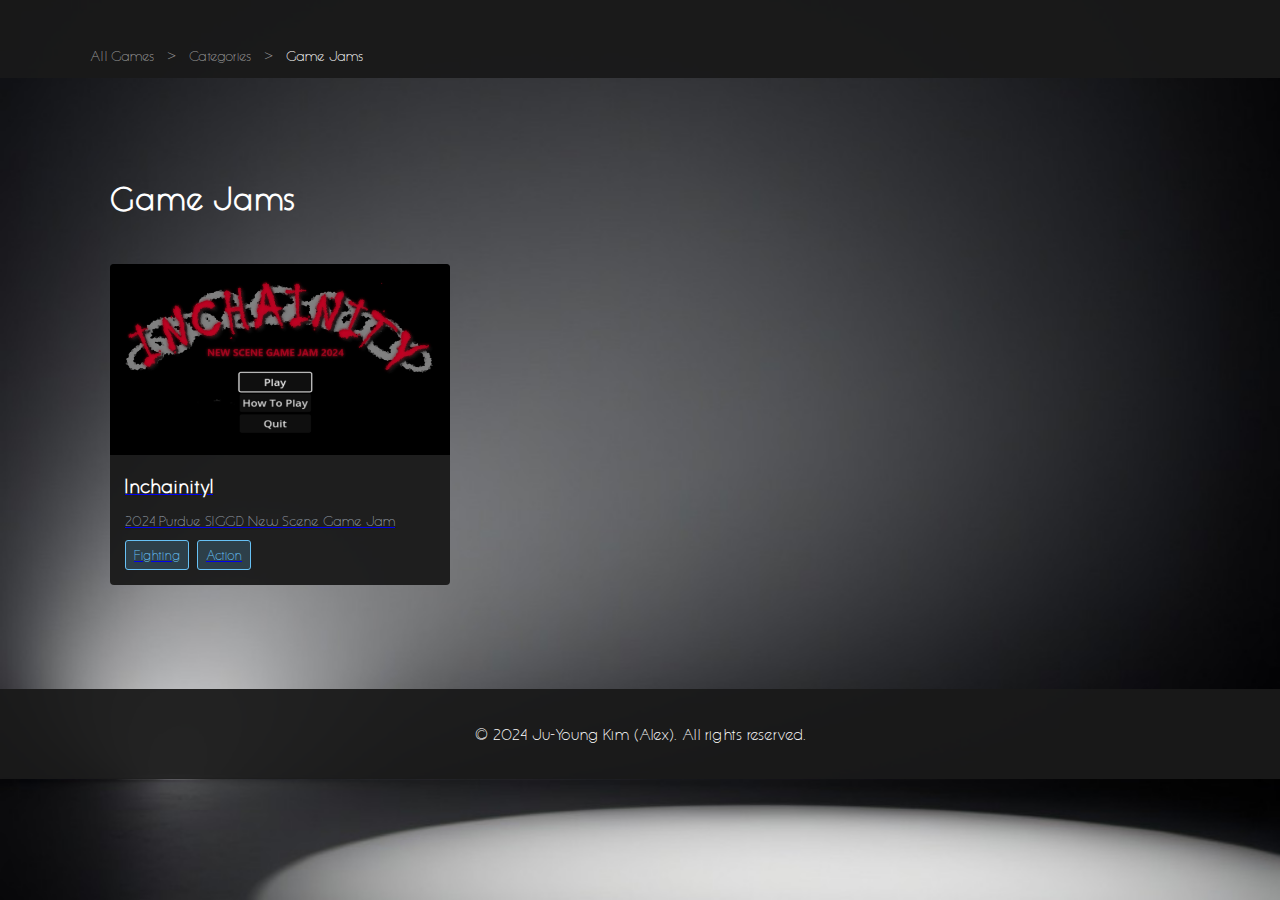
<file: html/gamejams.html>
<!DOCTYPE html>
<html lang="ko">
<head>
    <meta charset="UTF-8">
    <meta name="viewport" content="width=device-width, initial-scale=1.0">
    <title>Game Jams - Ju-Young Kim (Alex)</title>
    <link rel="stylesheet" href="../css/style.css">
    <link rel="stylesheet" href="../css/gamejams.css">
    <link rel="stylesheet" href="https://cdnjs.cloudflare.com/ajax/libs/font-awesome/6.4.0/css/all.min.css">
</head>
<body>
    <header>
        <!-- 기존 네비게이션 유지 -->
    </header>

    <div class="breadcrumb">
        <nav>
            <a href="index.html">All Games</a>
            <span class="separator">></span>
            <a href="index.html#categories">Categories</a>
            <span class="separator">></span>
            <a href="gamejams.html">Game Jams</a>
        </nav>
    </div>

    <main>
        <section class="game-jams">
            <h1>Game Jams</h1>
            <div class="games-grid">
                <div class="game-card">
                    <a href="games-html/inchainity.html">
                        <div class="game-image">
                            <img src="../images/game screenshots/inchainity main.jpg" alt="Inchainity">
                        </div>
                        <div class="game-info">
                            <h2>Inchainity!</h2>
                            <div class="game-meta">
                                <span class="game-date">2024</span>
                                <span class="game-jam">Purdue SIGGD New Scene Game Jam</span>
                            </div>
                            <div class="game-tags">
                                <span>Fighting</span>
                                <span>Action</span>
                            </div>
                        </div>
                    </a>
                </div>
                <!-- 더 많은 게임 카드들 추가 -->
            </div>
        </section>
    </main>

    <footer>
        <p>&copy; 2024 Ju-Young Kim (Alex). All rights reserved.</p>
    </footer>
</body>
</html>
</file>
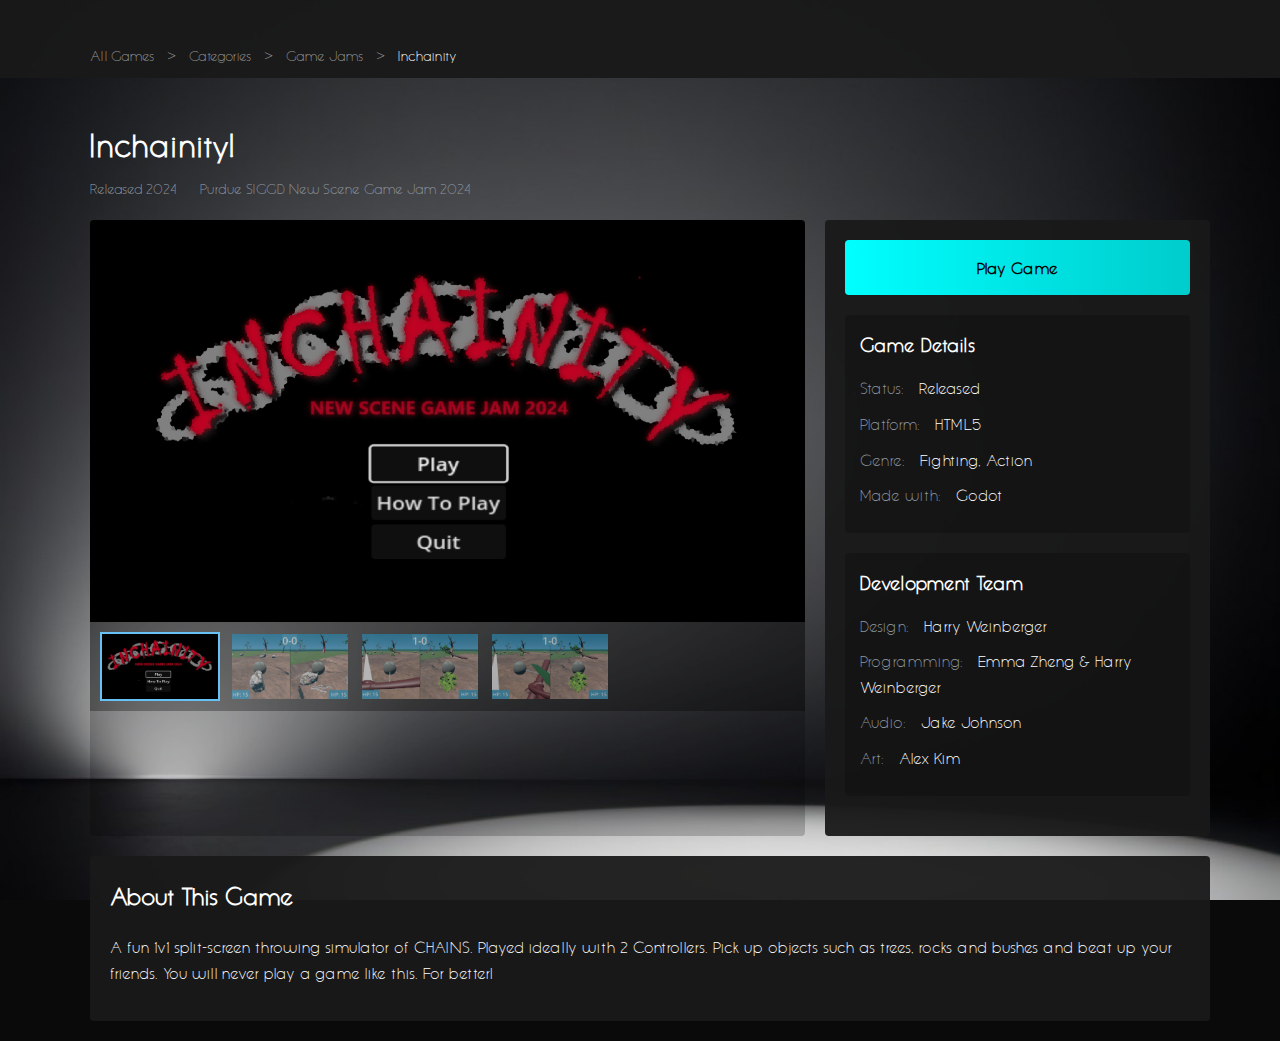
<file: html/games-html/inchainity.html>
<!DOCTYPE html>
<html lang="ko">
<head>
    <meta charset="UTF-8">
    <meta name="viewport" content="width=device-width, initial-scale=1.0">
    <title>Inchainity - Game Jams</title>
    <link rel="stylesheet" href="../../css/style.css">
    <link rel="stylesheet" href="../../css/gamejams.css">
    <link rel="stylesheet" href="../../css/game-detail.css">
</head>
<body>
    <header>
        <!-- 기존 네비게이션 -->
    </header>

    <div class="breadcrumb">
        <nav>
            <a href="../index.html">All Games</a>
            <span class="separator">></span>
            <a href="../index.html#categories">Categories</a>
            <span class="separator">></span>
            <a href="../gamejams.html">Game Jams</a>
            <span class="separator">></span>
            <a href="inchainity.html">Inchainity</a>
        </nav>
    </div>

    <main class="game-detail">
        <div class="game-header">
            <div class="game-title-section">
                <h1>Inchainity!</h1>
                <div class="game-meta">
                    <span class="release-date">Released 2024</span>
                    <span class="jam-name">Purdue SIGGD New Scene Game Jam 2024</span>
                </div>
            </div>
        </div>

        <div class="game-content">
            <div class="game-media">
                <div class="main-media">
                    <img id="mainImage" src="../../images/game screenshots/inchainity main.jpg" alt="Inchainity gameplay">
                </div>
                <div class="media-strip">
                    <div class="thumbnail active" onclick="changeImage('../../images/game screenshots/inchainity main.jpg', this)">
                        <img src="../../images/game screenshots/inchainity main.jpg" alt="Main Screenshot">
                    </div>
                    <div class="thumbnail" onclick="changeImage('../../images/game screenshots/inchainity 1.jpg', this)">
                        <img src="../../images/game screenshots/inchainity 1.jpg" alt="Screenshot 1">
                    </div>
                    <div class="thumbnail" onclick="changeImage('../../images/game screenshots/inchainity 2.jpg', this)">
                        <img src="../../images/game screenshots/inchainity 2.jpg" alt="Screenshot 2">
                    </div>
                    <div class="thumbnail" onclick="changeImage('../../images/game screenshots/inchainity 3.jpg', this)">
                        <img src="../../images/game screenshots/inchainity 3.jpg" alt="Screenshot 3">
                    </div>
                </div>
            </div>

            <div class="game-info-sidebar">
                <div class="game-actions">
                    <a href="https://arry424.itch.io/inchainity2" class="play-button">Play Game</a>
                </div>

                <div class="info-box">
                    <h3>Game Details</h3>
                    <div class="detail-item">
                        <span class="label">Status:</span>
                        <span class="value">Released</span>
                    </div>
                    <div class="detail-item">
                        <span class="label">Platform:</span>
                        <span class="value">HTML5</span>
                    </div>
                    <div class="detail-item">
                        <span class="label">Genre:</span>
                        <span class="value">Fighting, Action</span>
                    </div>
                    <div class="detail-item">
                        <span class="label">Made with:</span>
                        <span class="value">Godot</span>
                    </div>
                </div>

                <div class="team-box">
                    <h3>Development Team</h3>
                    <div class="team-member">
                        <span class="role">Design:</span>
                        <span class="name">Harry Weinberger</span>
                    </div>
                    <div class="team-member">
                        <span class="role">Programming:</span>
                        <span class="name">Emma Zheng & Harry Weinberger</span>
                    </div>
                    <div class="team-member">
                        <span class="role">Audio:</span>
                        <span class="name">Jake Johnson</span>
                    </div>
                    <div class="team-member">
                        <span class="role">Art:</span>
                        <span class="name">Alex Kim</span>
                    </div>
                </div>
            </div>

            <div class="game-description">
                <h2>About This Game</h2>
                <p>A fun 1v1 split-screen throwing simulator of CHAINS. Played ideally with 2 Controllers. Pick up objects such as trees, rocks and bushes and beat up your friends. You will never play a game like this. For better!</p>
            </div>
        </div>
    </main>

    <script>
    function changeImage(src, thumbnail) {
        // 메인 이미지 변경
        document.getElementById('mainImage').src = src;
        
        // 모든 썸네일에서 active 클래스 제거
        document.querySelectorAll('.thumbnail').forEach(thumb => {
            thumb.classList.remove('active');
        });
        
        // 클릭된 썸네일에 active 클래스 추가
        thumbnail.classList.add('active');
    }

    // 키보드 네비게이션 추가
    document.addEventListener('keydown', function(e) {
        const thumbnails = document.querySelectorAll('.thumbnail');
        const currentIndex = Array.from(thumbnails).findIndex(thumb => thumb.classList.contains('active'));
        
        if (e.key === 'ArrowLeft' && currentIndex > 0) {
            thumbnails[currentIndex - 1].click();
        } else if (e.key === 'ArrowRight' && currentIndex < thumbnails.length - 1) {
            thumbnails[currentIndex + 1].click();
        }
    });
    </script>
</body>
</html>
</file>
<file: css/style.css>
@font-face {
    font-family: 'Queensides';
    src: url('../fonts/Queensides-3z7Ey.ttf') format('truetype');
}

body {
    font-family: 'Queensides', Arial, sans-serif;
    line-height: 1.6;
    margin: 0;
    padding: 0;
    color: #ffffff;
    background-color: #0a0a0a;
    background-image: url('../images//background/background.jpg');
    background-size: cover;
    background-position: center;
    background-attachment: fixed;
}

header {
    background: rgba(25, 25, 25, 0.95);
    padding: 1rem;
}

nav ul {
    list-style: none;
    display: flex;
    justify-content: flex-end;
    margin: 0;
    padding: 0;
}

nav ul li {
    margin-left: 1rem;
}

nav ul li a {
    color: #ffffff;
    text-decoration: none;
    font-size: 1.2rem;
    transition: color 0.3s ease;
}

nav ul li a:hover {
    color: #00ffff;
}

.resume-link {
    background-color: #00ffff;
    color: #0a0a0a;
    padding: 0.5rem 1rem;
    border-radius: 5px;
    transition: background-color 0.3s ease;
}

.resume-link:hover {
    background-color: #00cccc;
}

main {
    max-width: 1100px;
    margin: 0 auto;
    padding: 2rem;
}

.profile {
    display: flex;
    align-items: center;
    margin-bottom: 1rem;
}

#model-container {
    width: 200px;
    height: 200px;
    margin-right: 2rem;
    background-color: rgba(204, 204, 204, 0.1);
    border-radius: 10px;
    overflow: hidden;
}

.profile-image {
    width: 100%;
    height: 100%;
    object-fit: cover;
    border-radius: 10px;
}

.profile-info h1 {
    margin: 0 0 0.5rem 0;
    font-size: 2.5rem;
    color: #ffffff;
}

.blue-text {
    color: #00ffff;
    font-size: 1.2rem;
    margin: 0;
}

.skills {
    display: flex;
    flex-wrap: wrap;
    gap: 0.5rem;
    margin-top: 1rem;
}

.skills span {
    background: rgba(255, 255, 255, 0.15);
    color: #ffffff;
    padding: 0.25rem 0.5rem;
    border-radius: 5px;
    font-size: 0.9rem;
}

.project-grid, .category-grid {
    display: grid;
    gap: 1.5rem;
    margin-top: 2rem;
}

.project-grid {
    grid-template-columns: repeat(auto-fit, minmax(300px, 1fr));
}

.category-grid {
    grid-template-columns: repeat(4, 1fr);
}

.project, .category {
    background: rgba(25, 25, 25, 0.95);
    padding: 1.5rem;
    border-radius: 10px;
    transition: transform 0.3s ease, box-shadow 0.3s ease;
}

.project:hover, .category:hover {
    transform: scale(1.05);
    box-shadow: 0 0 15px rgba(255, 255, 255, 0.3);
}

.project img {
    width: 100%;
    border-radius: 5px;
    margin-bottom: 0.5rem;
}

.project h3 {
    margin: 0.5rem 0;
    color: #ffffff;
}

.project p {
    font-size: 0.9rem;
    color: #cccccc;
}

.tags {
    display: flex;
    gap: 0.5rem;
    margin-top: 0.5rem;
}

.tags span {
    background: rgba(255, 255, 255, 0.15);
    color: #ffffff;
    padding: 0.2rem 0.4rem;
    border-radius: 3px;
    font-size: 0.8rem;
}

.category {
    height: 150px;
    display: flex;
    align-items: center;
    justify-content: center;
    text-align: center;
    color: #ffffff;
    font-weight: bold;
    font-size: 1.2rem;
}

footer {
    background: rgba(25, 25, 25, 0.95);
    color: #ffffff;
    text-align: center;
    padding: 1rem;
    margin-top: 2rem;
}

#featured, #categories {
    margin-top: 4rem;
    margin-bottom: 4rem;
}

@media (max-width: 768px) {
    .profile {
        flex-direction: column;
        text-align: center;
    }

    #model-container {
        margin-right: 0;
        margin-bottom: 1rem;
    }

    .profile-info h1 {
        font-size: 2rem;
    }

    .blue-text {
        font-size: 1rem;
    }

    .category-grid {
        grid-template-columns: repeat(2, 1fr);
    }
}

@media (max-width: 480px) {
    .category-grid {
        grid-template-columns: 1fr;
    }
}

.category a {
    text-decoration: none;
    color: #ffffff;
    width: 100%;
    height: 100%;
    display: flex;
    align-items: center;
    justify-content: center;
}
</file>
<file: css/gamejams.css>
.game-jams {
    padding: 20px;
}

.games-grid {
    display: grid;
    grid-template-columns: repeat(auto-fill, minmax(300px, 1fr));
    gap: 20px;
    padding: 20px 0;
}

.game-card {
    background: rgba(25, 25, 25, 0.95);
    border-radius: 4px;
    overflow: hidden;
    transition: transform 0.2s;
    cursor: pointer;
}

.game-card:hover {
    transform: translateY(-5px);
}

.game-image {
    position: relative;
    width: 100%;
    padding-top: 56.25%; /* 16:9 비율 */
}

.game-image img {
    position: absolute;
    top: 0;
    left: 0;
    width: 100%;
    height: 100%;
    object-fit: cover;
}

.game-info {
    padding: 15px;
}

.game-info h2 {
    margin: 0;
    font-size: 1.2em;
    color: #fff;
}

.game-meta {
    margin: 8px 0;
    font-size: 0.9em;
    color: #8f98a0;
}

.game-tags {
    display: flex;
    gap: 8px;
    margin-top: 8px;
}

.game-tags span {
    background: rgba(103, 193, 245, 0.2);
    color: #67c1f5;
    padding: 4px 8px;
    border-radius: 3px;
    font-size: 0.8em;
    border: 1px solid #67c1f5;
    transition: all 0.2s ease;
}

.game-tags span:hover {
    background: rgba(103, 193, 245, 0.4);
    color: #ffffff;
}

.game-price {
    display: flex;
    align-items: center;
    gap: 10px;
}

.discount {
    background: #4c6b22;
    color: #a4d007;
    padding: 2px 4px;
    border-radius: 2px;
}

.price {
    color: #fff;
    font-size: 1.1em;
}

.breadcrumb {
    background: rgba(25, 25, 25, 0.95);
    padding: 10px 20px;
    margin-bottom: 20px;
}

.breadcrumb nav {
    max-width: 1100px;
    margin: 0 auto;
    color: #969696;
}

.breadcrumb a {
    color: #969696;
    text-decoration: none;
    font-size: 14px;
}

.breadcrumb a:hover {
    color: #00ffff;
}

.breadcrumb .separator {
    margin: 0 8px;
    color: #969696;
}

/* 현재 페이지는 마지막 링크에 스타일 적용 */
.breadcrumb a:last-of-type {
    color: #ffffff;
}
</file>
<file: css/game-detail.css>
.game-detail {
    max-width: 1100px;
    margin: 0 auto;
    padding: 20px;
}

.game-header {
    margin-bottom: 20px;
}

.game-title-section h1 {
    font-size: 32px;
    margin: 0;
    color: #fff;
}

.game-meta {
    color: #8f98a0;
    margin-top: 8px;
}

.game-meta span {
    margin-right: 20px;
}

.game-content {
    display: grid;
    grid-template-columns: 65% 35%;
    gap: 20px;
}

.game-media {
    background: rgba(0, 0, 0, 0.2);
    border-radius: 4px;
    overflow: hidden;
}

.main-media {
    position: relative;
    width: 100%;
    padding-top: 56.25%; /* 16:9 비율 */
    background: #000;
}

.main-media img {
    position: absolute;
    top: 0;
    left: 0;
    width: 100%;
    height: 100%;
    object-fit: contain;
}

.media-strip {
    display: flex;
    gap: 10px;
    padding: 10px;
    overflow-x: auto;
    background: rgba(0, 0, 0, 0.3);
}

.thumbnail {
    flex: 0 0 auto;
    width: 116px;
    height: 65px;
    cursor: pointer;
    border: 2px solid transparent;
    transition: all 0.2s ease;
    opacity: 0.6;
}

.thumbnail:hover {
    opacity: 1;
}

.thumbnail.active {
    border-color: #67c1f5;
    opacity: 1;
}

.thumbnail img {
    width: 100%;
    height: 100%;
    object-fit: cover;
}

/* 스크롤바 스타일링 */
.media-strip::-webkit-scrollbar {
    height: 8px;
}

.media-strip::-webkit-scrollbar-track {
    background: rgba(0, 0, 0, 0.2);
}

.media-strip::-webkit-scrollbar-thumb {
    background: #67c1f5;
    border-radius: 4px;
}

.media-strip::-webkit-scrollbar-thumb:hover {
    background: #4da5d8;
}

.game-info-sidebar {
    background: rgba(25, 25, 25, 0.95);
    border-radius: 4px;
    padding: 20px;
}

.play-button {
    display: block;
    background: linear-gradient(to right, #00ffff, #00cccc);
    color: #000;
    text-align: center;
    padding: 15px;
    border-radius: 4px;
    text-decoration: none;
    font-weight: bold;
    margin-bottom: 20px;
}

.play-button:hover {
    background: linear-gradient(to right, #00cccc, #009999);
}

.info-box, .team-box {
    background: rgba(0, 0, 0, 0.2);
    border-radius: 4px;
    padding: 15px;
    margin-bottom: 20px;
}

.info-box h3, .team-box h3 {
    margin: 0 0 15px 0;
    color: #fff;
}

.detail-item, .team-member {
    margin-bottom: 10px;
}

.label, .role {
    color: #8f98a0;
    margin-right: 10px;
}

.value, .name {
    color: #fff;
}

.game-description {
    grid-column: 1 / -1;
    background: rgba(25, 25, 25, 0.95);
    padding: 20px;
    border-radius: 4px;
}

.game-description h2 {
    margin-top: 0;
    color: #fff;
}

@media (max-width: 768px) {
    .game-content {
        grid-template-columns: 1fr;
    }
}
</file>
